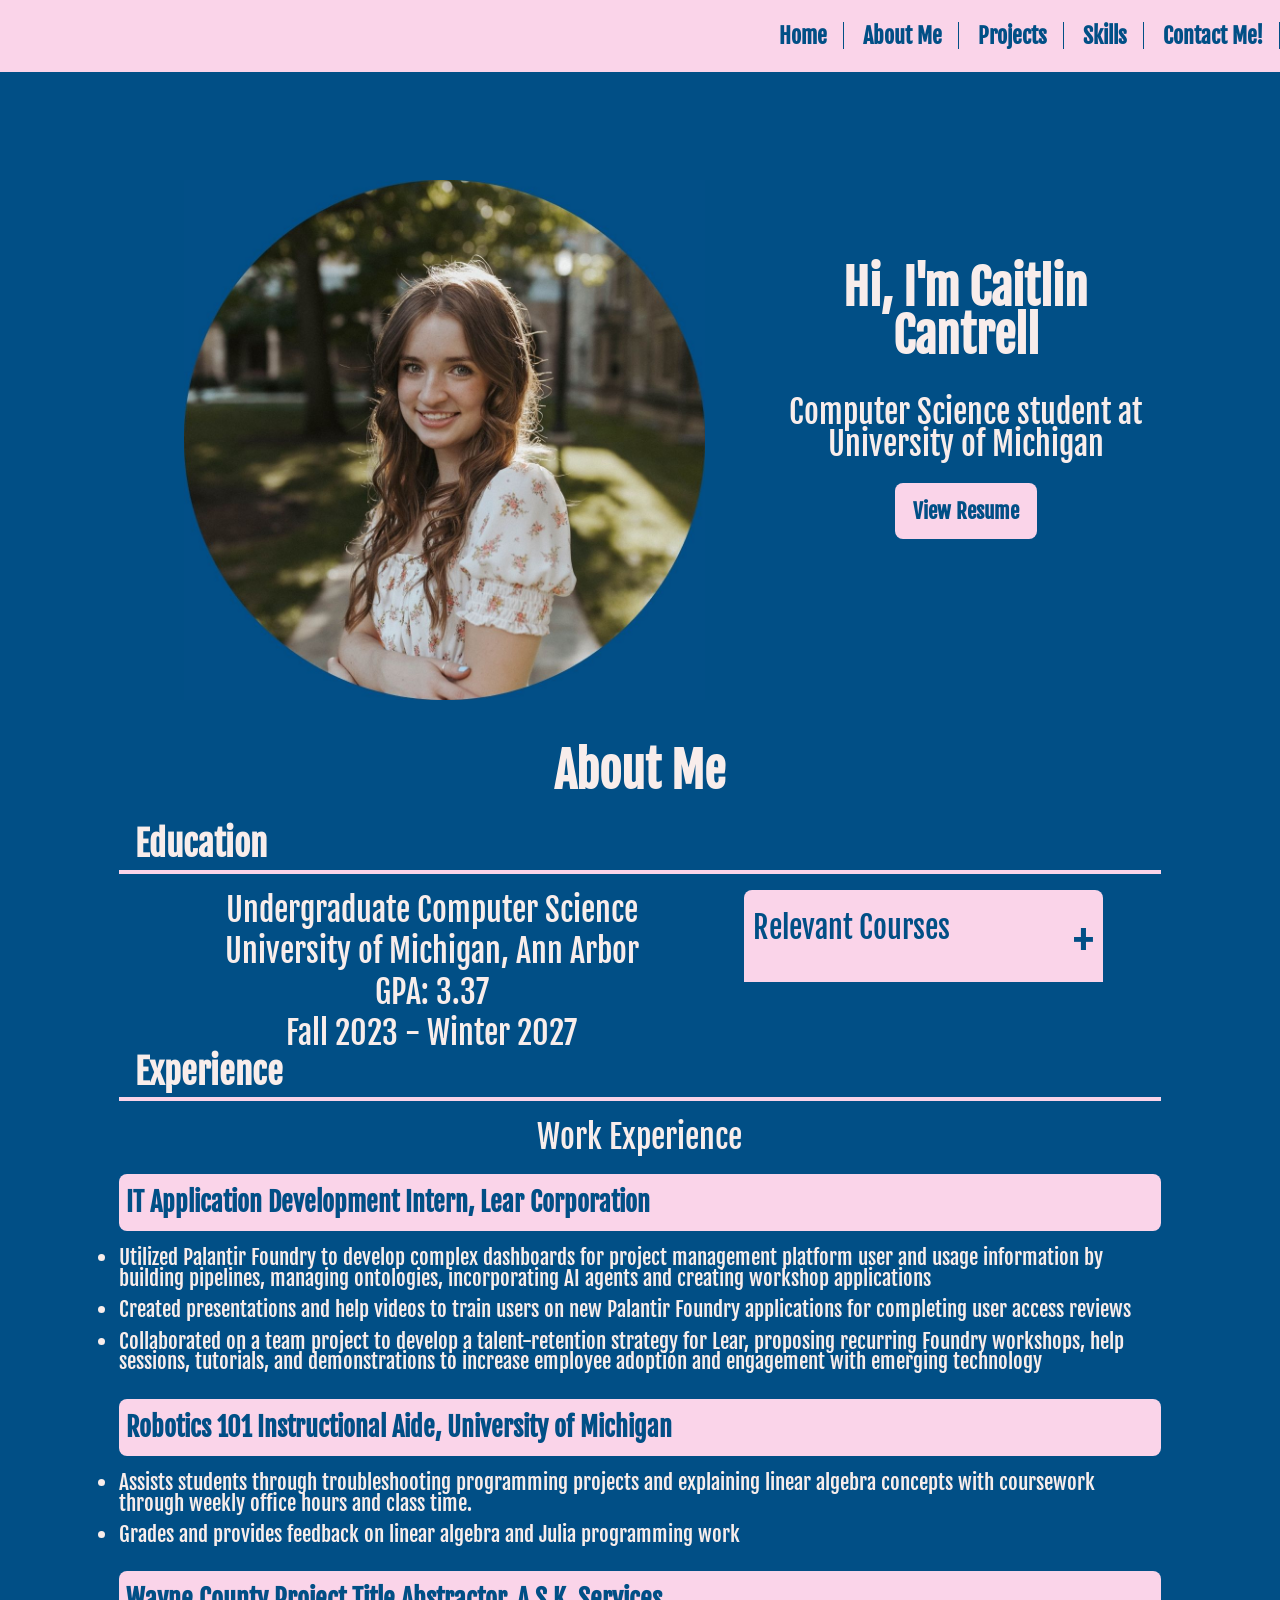
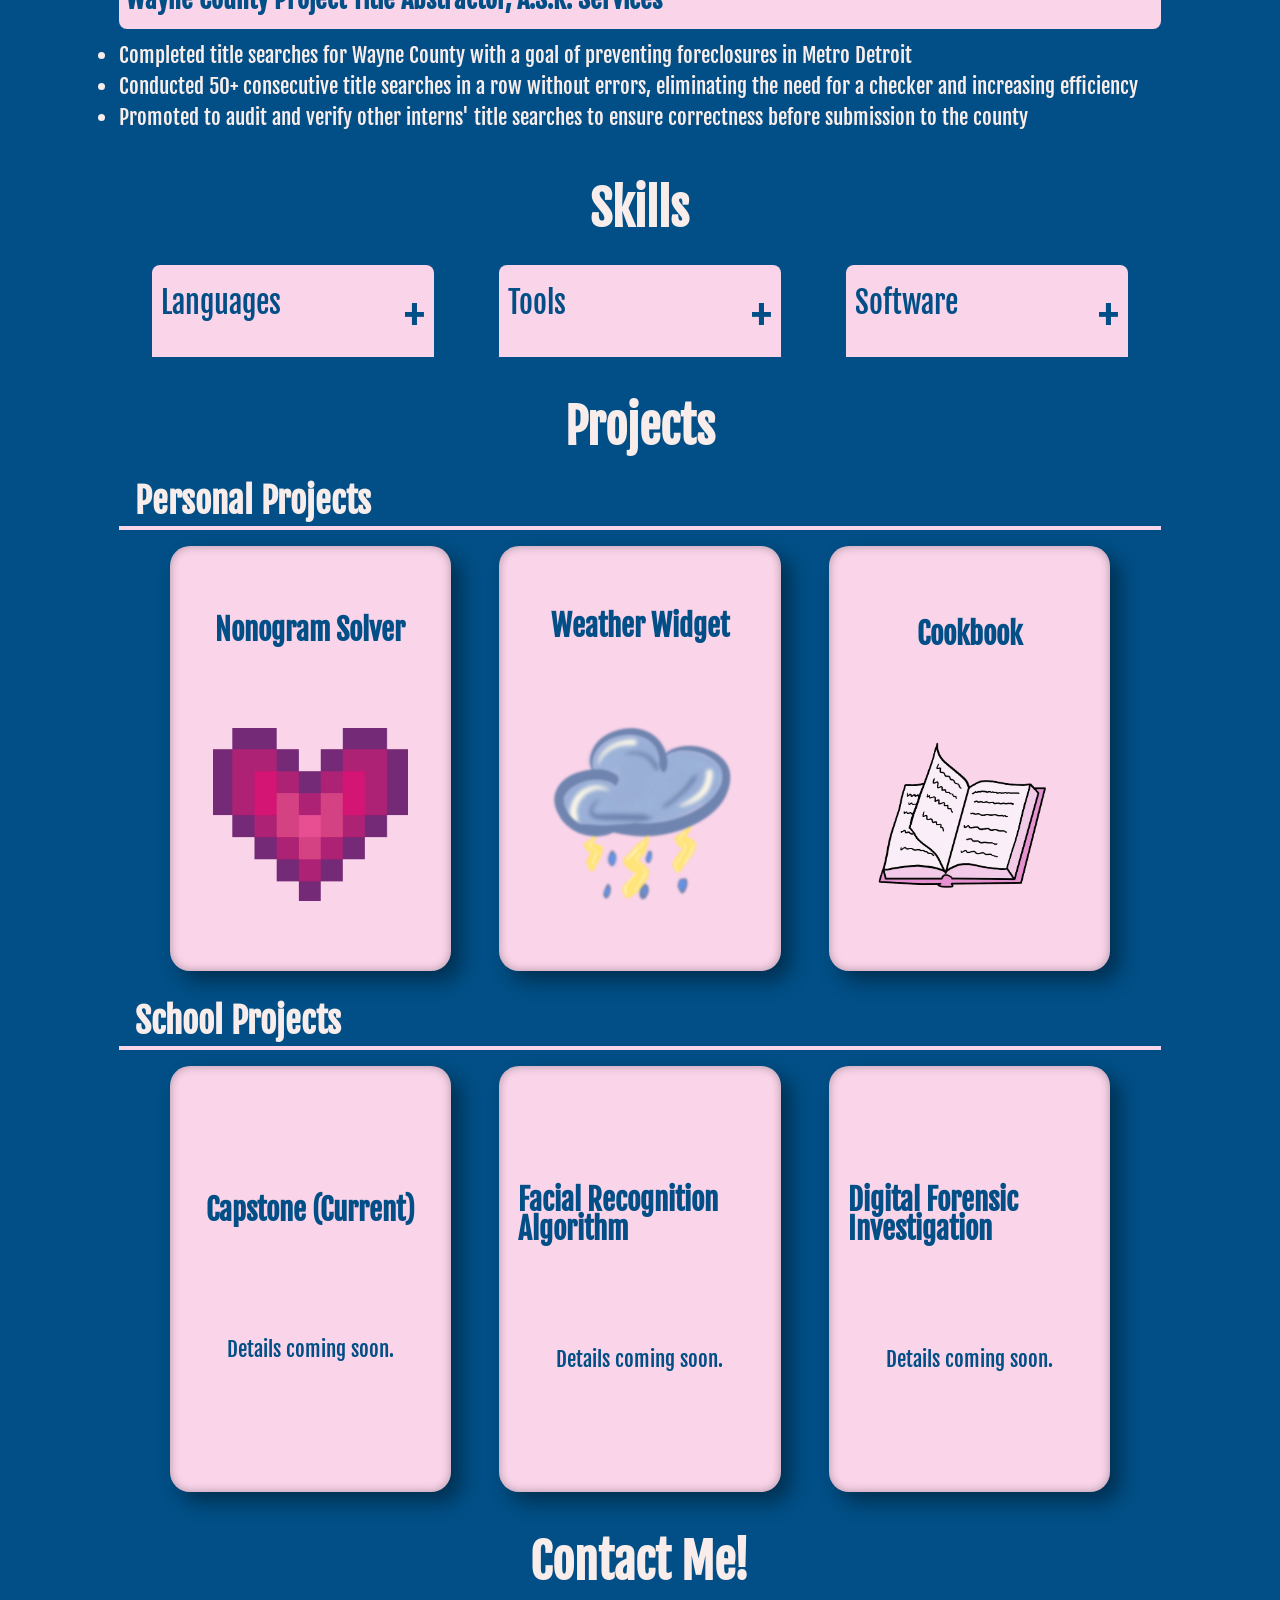
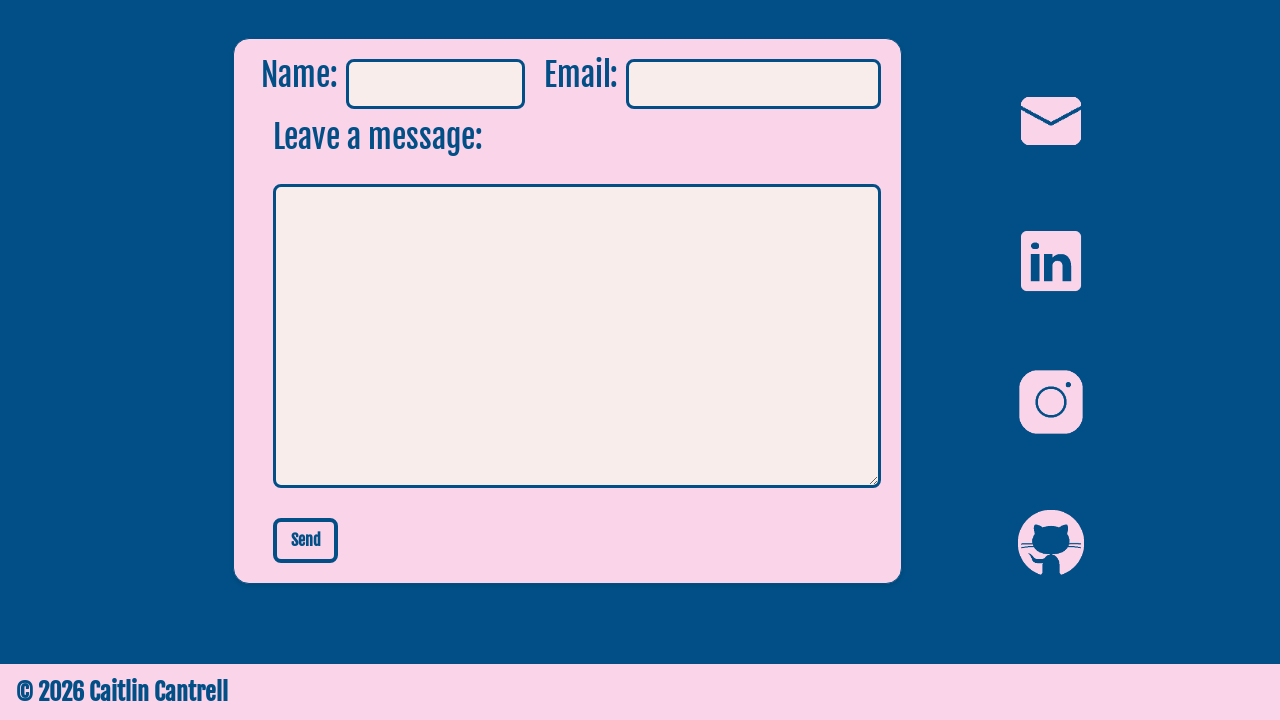
<file: index.html>
<!DOCTYPE html>
<html lang="en">
<head>
    <meta charset="UTF-8">
    <meta name="viewport" content="width=device-width, initial-scale=1.0">
   <link href="https://fonts.googleapis.com/css2?family=Abril+Fatface&family=Fjalla+One&display=swap" rel="stylesheet">
    <link rel="icon" type="image/png" href="images/headshot.jpg" />
    <link rel="stylesheet" type="text/css" href="css/html5reset.css">
    <link rel="stylesheet" type="text/css" href="css/style.css">
    <title>Caitlin Cantrell</title>
</head>
<body>
    <a class = "skip" href="#main" tabindex = 0>Skip to Main Content</a>
    <header>
        
    <nav id = "navlinks">
        
        <ul >
            
            <li><a href = #home>Home</a></li>
            <li><a href = #aboutme>About Me</a></li>
            <li><a href = #projects>Projects</a></li>
            <li><a href = #skills>Skills</a></li>
            <li><a href = #message>Contact Me!</a></li>
        </ul>
        
    </nav>
    </header>

    <main id = "main">
        <button onclick="topFunction()" id="myBtn" tabindex =0 title="Go to top">Top &#8593; </button>
        <div id = "home"  >
            
            
            <img id = "headshot" src = "images/headshot.jpg" alt = "brunette 20 year old girl">
            <div>
                <h2>Hi, I'm Caitlin Cantrell</h2>
                <p>Computer Science student at University of Michigan</p>
                <!-- <button id="resumedownload" download = "resume.pdf">Resume</button> -->
                 <a id="resumedownload" href="caitlincantrell_resume.pdf" target="_blank">View Resume</a>
            </div>
            
        </div>
        <div id = "aboutme">
            <h2>About Me</h2>
           <h3>Education</h3>
            <div id = "education">
                <section id = "educationinfo">
                
                <p>Undergraduate Computer Science</p>
                <p>University of Michigan, Ann Arbor</p>
                <p>GPA: 3.37</p>
                <p>Fall 2023 - Winter 2027</p>
                </section>
                <section id = "courses">
                    <button class="accordion">Relevant Courses</button>
                    <div class="panel">
                    <ul>
                    <li>Software Engineering</li>
                    <li>Human-Centered Software Design</li>
                    <li>Web Design, Development & Accessibility</li>
                    <li>Data Structures & Algorithms</li>
                    <li>Computer Vision</li>
                     </ul>
            </div>
                    
                </section>
            </div>
            <h3>Experience</h3>
            <div id = "experience">
                <div id="workexperience">
                    <p>Work Experience</p>
                    <h4>IT Application Development Intern, Lear Corporation</h4>
                    <ul>
                        <li class = "explanation">Utilized Palantir Foundry to develop complex dashboards for project management platform user and usage information by building pipelines, managing ontologies, incorporating AI agents and creating workshop applications
                        </li>
                        <li class = "explanation">Created presentations and help videos to train users on new Palantir Foundry applications for completing user access reviews</li>
                        <li class = "explanation">Collaborated on a team project to develop a talent-retention strategy for Lear, proposing recurring Foundry workshops, help sessions, tutorials, and demonstrations to increase employee adoption and engagement with emerging technology</li>
                    </ul>
                    <h4>Robotics 101 Instructional Aide, University of Michigan</h4>
                    <ul>
                        <li class = "explanation">Assists students through troubleshooting programming projects and explaining linear algebra concepts with coursework through weekly office hours and class time.
                        </li>
                        <li class = "explanation">Grades and provides feedback on linear algebra and Julia programming work</li>
                    </ul>
                    <h4>Wayne County Project Title Abstractor, A.S.K. Services</h4>
                     <ul>
                        <li class = "explanation">Completed title searches for Wayne County with a goal of preventing foreclosures in Metro Detroit
                        </li>
                        <li class = "explanation">Conducted 50+ consecutive title searches in a row without errors, eliminating the need for a checker and increasing
efficiency</li>
                        <li class = "explanation">Promoted to audit and verify other interns' title searches to ensure correctness before submission to the county</li>
                    </ul>
                </div>
            </div>
        </div>
        <div id = "skills">
            <h2>Skills</h2>
            <!-- <div id = "languages" class="skill">
                <h3>Languages</h3>
            </div>
            <div id = "tools" class="skill">
                <h3>Tools</h3>
            </div>
            <div id = "software" class="skill">
                <h3>Software</h3>
            </div> -->
            <!-- inspired by w3 schools -->
             <section id="skillgallery">
             <div id = "languages">
             <button class="accordion">Languages</button>
            <div class="panel">
                <ul>
                    <li>C++</li>
                    <li>Julia</li>
                    <li>MATLAB</li>
                    <li>Java</li>
                    <li>Python</li>
                    <li>C</li>
                    <li>R</li>
                    <li>HTML</li>
                    <li>CSS</li>
                    <li>Javascript</li>
                </ul>
            </div>
            </div>

            <div id = "tools">
            <button class="accordion">Tools</button>
            <div class="panel">
            <ul>
                    <li>Palantir Foundry</li>
                    <li>Visual Studio Code</li>
                    <li>Github</li>
                </ul>
            </div>
            </div>

            <div id = "software">
            <button class="accordion">Software</button>
            <div class="panel">
            <ul>
                    <li>Microsoft Office Suite</li>
                    <li>Google Workspace</li>
                    
                   
                </ul>
            </div>
            </div>

            </section>
        </div>
        <div id = "projects">
            <h2>Projects</h2>
            <h3>Personal Projects</h3>
            <section id="projectgallery-personal" class="projectgallery">
            <div id = "nonnogram" class = "project" data-link="nonogram.html">
                
                <h5>Nonogram Solver</h5>
                <img src = "images/heart.jpg" alt = "pixelated heart">
            </div>
            <div id = "weather" class = "project" data-link="weather.html">
                <h5>Weather Widget</h5>
                <img src = "images/stormy.png" alt = "storm cloud">
            </div>
            <div id = "cookbook" class = "project" data-link="cookbook.html">
                <h5>Cookbook</h5>
                <img src = "images/logo.png" alt = "cartoon book">
            </div>
            </section>
            <h3>School Projects</h3>
            <section id="projectgallery-school" class="projectgallery">
            <div id = "capstone" class = "project">
                <h5>Capstone (Current)</h5>
                <p class = "explanation2">Details coming soon.</p>
            </div>
            <div id = "facialrecognition" class = "project">
                <h5>Facial Recognition Algorithm</h5>
                <p class = "explanation2">Details coming soon.</p>
            </div>
            <div id = "digitalforensics" class = "project">
                <h5>Digital Forensic Investigation</h5>
                <p class = "explanation2">Details coming soon.</p>
            </div>
            </section>
        </div>
        <div id = "message">
            <h2>Contact Me!</h2>
            <section id = "contactme">
            <div class = "logos">
                <a href="mailto:caitcan@umich.edu">
                    <img src=" images/email.png" alt = "email logo" >
                    </a>
                <a href = "https://www.linkedin.com/in/caitlin-cantrell-389187313/">
                        <img src = "images/linkedin.png" alt = "linkedin logo">
                    </a>
           <a href = "https://www.instagram.com/caitlinshea28/">
            <img src = "images/instagram.png" alt = "instagram logo">
           </a>
           
           <a href = "https://github.com/caitcan8">
            <img src = "images/github.png" alt = "github logo">
           </a>
            
        </div>
         <div id="contact-form">
        <form
  action="https://formspree.io/f/movlobaa"
  method="POST"
>
  <label class = "email" for="email">
    Email:</label>
    <input id="email" type="email" name="email">
  
   <label class ="name" for="name">Name:</label>
        <input type="text" id="name" name="name">
        
  <label id="messagebox" for="messagetext">
    Leave a message:
    </label>
    <textarea id = "messagetext" name="message"></textarea>
  
  <!-- your other form fields go here -->
  <button id="submit"  >Send</button>
</form>
        </div>
        
        </section>
        </div>
        
    </main>
    <footer>
        <p>&copy; <span id="year"></span> Caitlin Cantrell </p>

    </footer>
    <script src="js/top.js"></script> 
<script src = "js/cardswitch.js"></script>
<script src = "js/accordion.js"></script>
<script>
  document.querySelectorAll(".project").forEach(div => {
    if (!div.dataset.link) return;
    div.addEventListener("click", () => {
      window.location.href = div.dataset.link;
    });
    // Optional: also let keyboard users use Enter
    div.setAttribute("tabindex", "0");
    div.addEventListener("keydown", e => {
      if (e.key === "Enter") {
        window.location.href = div.dataset.link;
      }
    });
  });
</script>

</body>

</html>
</file>
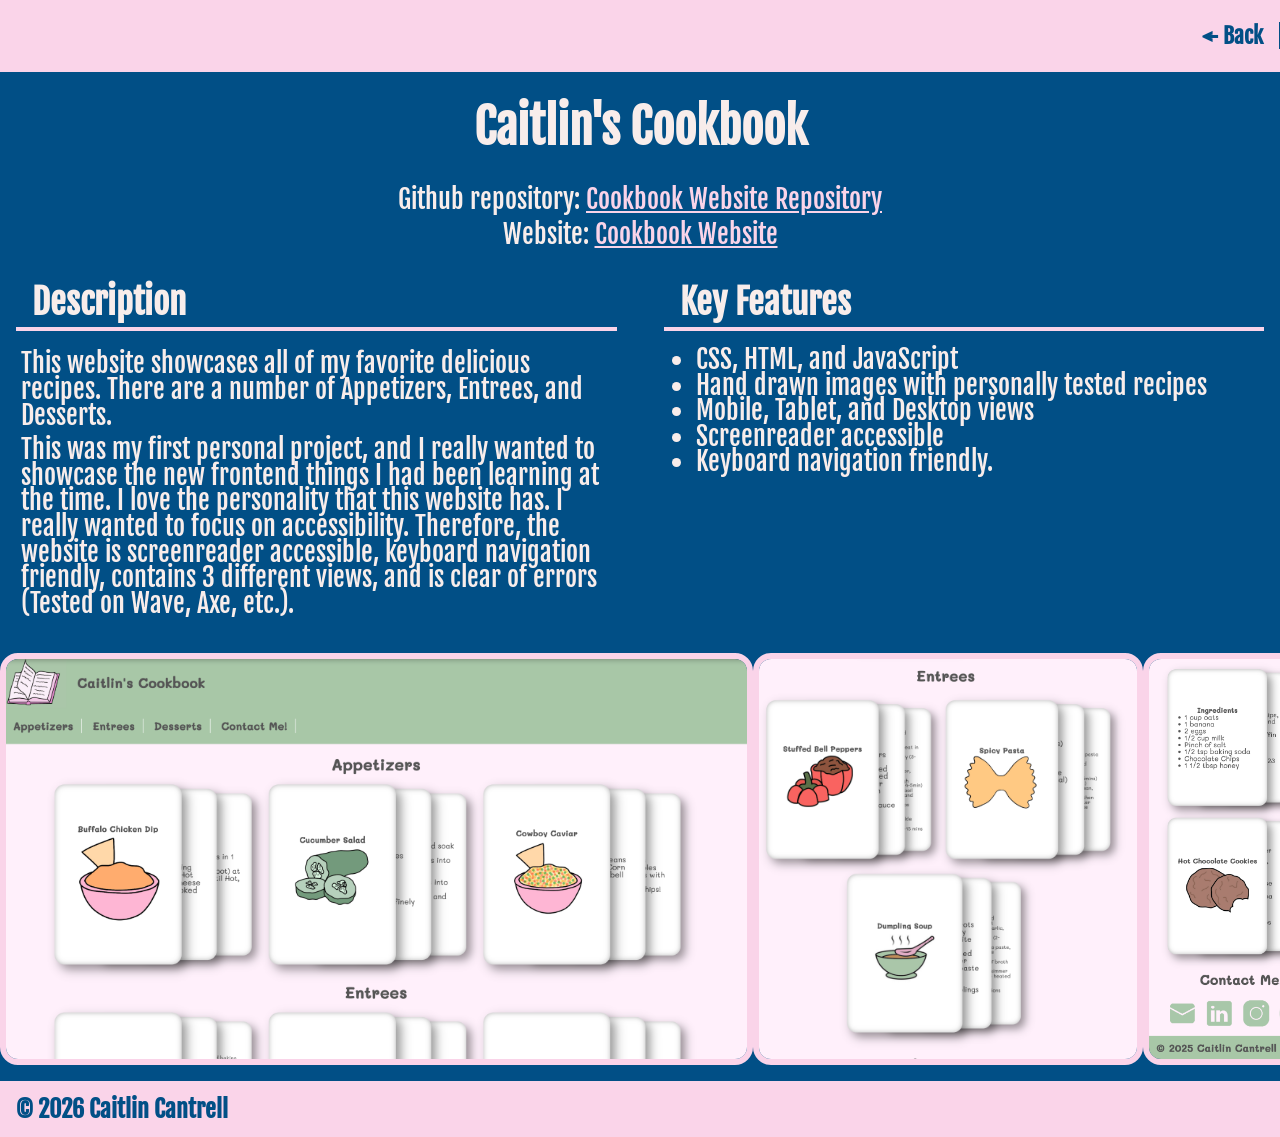
<file: cookbook.html>
<!DOCTYPE html>
<html lang="en">
<head>
    <meta charset="UTF-8">
    <meta name="viewport" content="width=device-width, initial-scale=1.0">
   <link href="https://fonts.googleapis.com/css2?family=Abril+Fatface&family=Fjalla+One&display=swap" rel="stylesheet">
    <link rel="icon" type="image/png" href="images/headshot.jpg" />
    <link rel="stylesheet" type="text/css" href="css/html5reset.css">
    <link rel="stylesheet" type="text/css" href="css/style.css">
     <link rel="stylesheet" type="text/css" href="css/projectstyle.css">
    <title>Caitlin Cantrell</title>
</head>
<body>
    <a class = "skip" href="#main" tabindex = 0>Skip to Main Content</a>
    <header>
        
    <nav id = "navlinks">
        
        <ul >
            
            <li><a href = "index.html">&larr; Back</a></li>
        </ul>
        
    </nav>
    </header>
    
    <main id = "main">
        <button onclick="topFunction()" id="myBtn" tabindex =0 title="Go to top">Top &#8593; </button>
        <div class = "title">
    <h2>Caitlin's Cookbook</h2>
    <p>Github repository: <a href = "https://github.com/caitcan8/cookbook"  > Cookbook Website Repository</a></p>
    <p>Website: <a href = "https://caitcan8.github.io/cookbook/" style="color: #FAD4E9;">Cookbook Website</a></p>
    </div>
    <div class = "description">
        <h3>Description</h3>
        <p>This website showcases all of my favorite delicious recipes. There are a number of Appetizers, Entrees, and Desserts. </p>
        <p>This was my first personal project, and I really wanted to showcase the new frontend things I had been learning at the time. I love the personality that this website has. I really wanted to focus on accessibility. Therefore, the website is screenreader accessible, keyboard navigation friendly, contains 3 different views, and is clear of errors (Tested on Wave, Axe, etc.). </p>
    </div>
    <div class = "keyfeatures">
        <h3>Key Features</h3>
        <ul>
            <li>CSS, HTML, and JavaScript </li>
            <li>Hand drawn images with personally tested recipes </li>
            <li>Mobile, Tablet, and Desktop views </li>
            <li>Screenreader accessible</li>
            <li>Keyboard navigation friendly. </li>
           
        </ul>
    </div>
    <div id = "foodgallery">
       
       
        <img src = "images/Appetizers.png">
        <img src = "images/entrees.png">
        <img src = "images/Ingredients.png">
        
    </div>
    
    
    </main>
    <footer>
        <p>&copy; <span id="year"></span> Caitlin Cantrell </p>

    </footer>
    <script src="js/top.js"></script> 
<script src = "js/cardswitch.js"></script>
<script src = "js/accordion.js"></script>
</body>

</html>
</file>
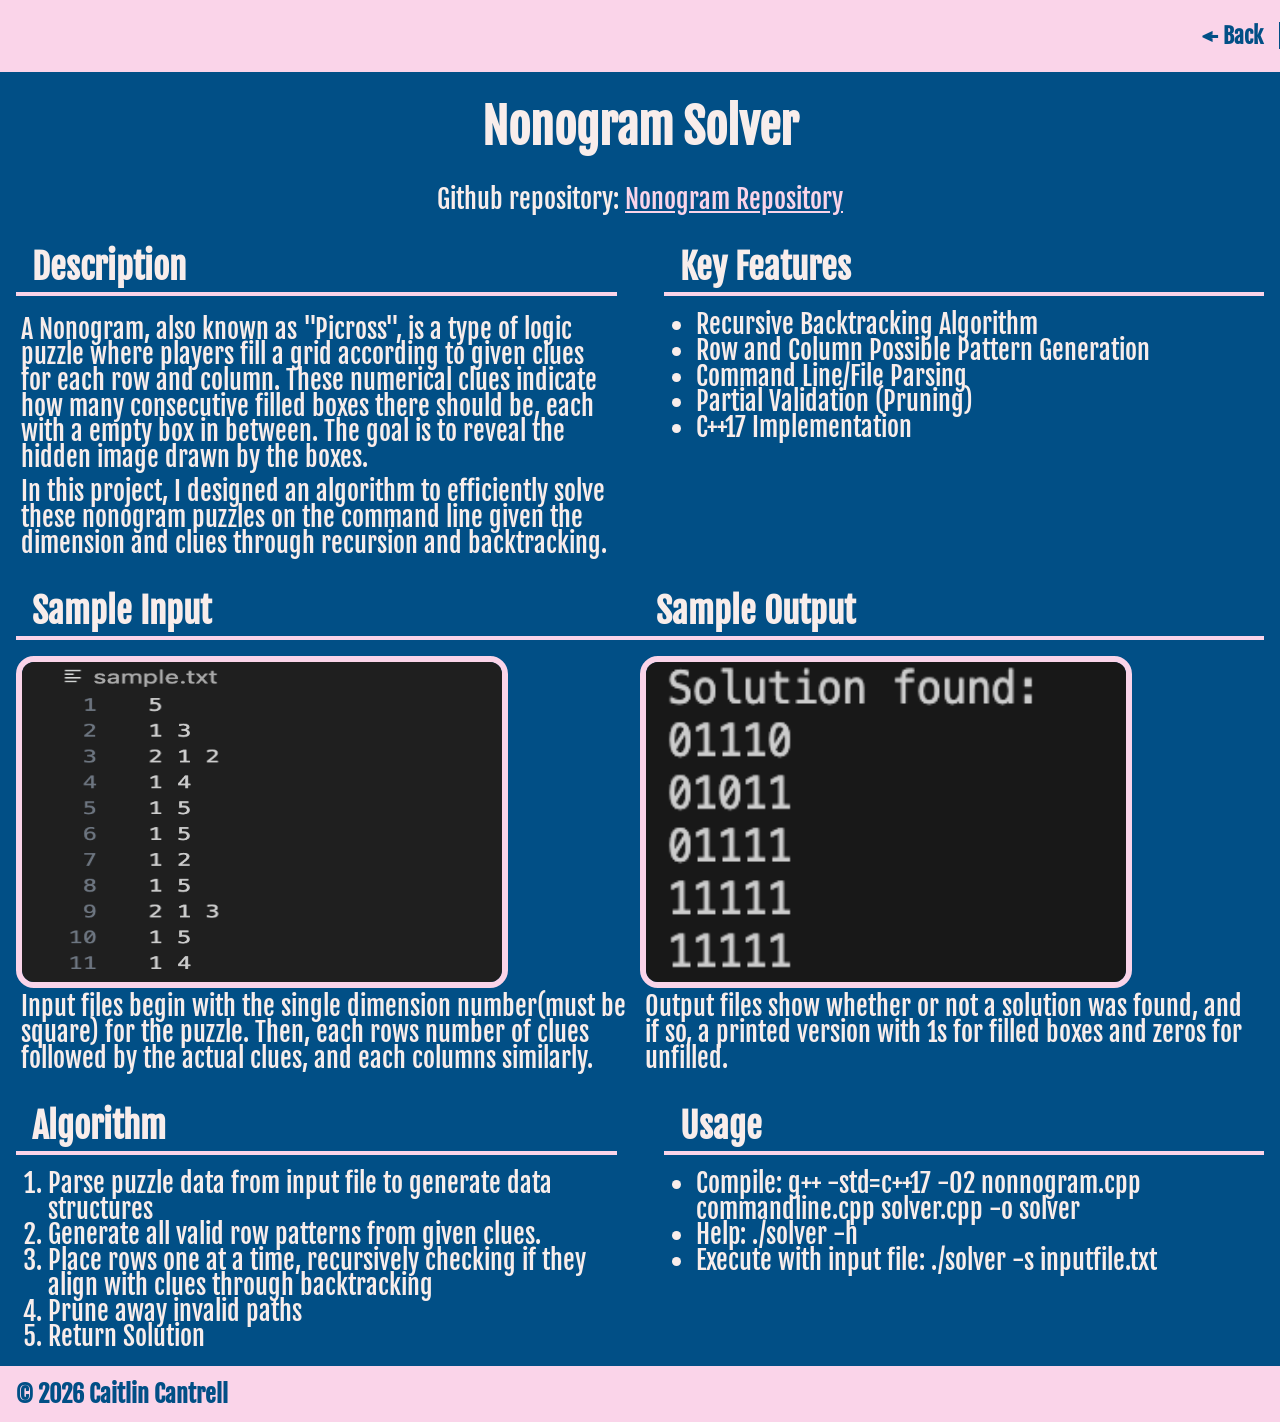
<file: nonogram.html>
<!DOCTYPE html>
<html lang="en">
<head>
    <meta charset="UTF-8">
    <meta name="viewport" content="width=device-width, initial-scale=1.0">
   <link href="https://fonts.googleapis.com/css2?family=Abril+Fatface&family=Fjalla+One&display=swap" rel="stylesheet">
    <link rel="icon" type="image/png" href="images/headshot.jpg" />
    <link rel="stylesheet" type="text/css" href="css/html5reset.css">
    <link rel="stylesheet" type="text/css" href="css/style.css">
    <link rel="stylesheet" type="text/css" href="css/projectstyle.css">
    <title>Caitlin Cantrell</title>
</head>
<body>
    <a class = "skip" href="#main" tabindex = 0>Skip to Main Content</a>
    <header>
        
    <nav id = "navlinks">
        
        <ul >
            
            <li><a href = "index.html">&larr; Back</a></li>
            
        </ul>
        
    </nav>
    </header>
    <main id = "main">
        <button onclick="topFunction()" id="myBtn" tabindex =0 title="Go to top">Top &#8593; </button>
        <div class = "title">
    <h2>Nonogram Solver</h2>
    <p>Github repository: <a href = "https://github.com/caitcan8/nonogramsolver" > Nonogram Repository</a></p>
    </div>
    <div class = "description">
        <h3>Description</h3>
        <p>A Nonogram, also known as "Picross", is a type of logic puzzle where players fill a grid according to given clues for each row and column. These numerical clues indicate how many consecutive filled boxes there should be, each with a empty box in between. The goal is to reveal the hidden image drawn by the boxes.</p>
        <p>In this project, I designed an algorithm to efficiently solve these nonogram puzzles on the command line given the dimension and clues through recursion and backtracking. </p>
    </div>
    <div class = "keyfeatures">
        <h3>Key Features</h3>
        <ul>
            <li>Recursive Backtracking Algorithm</li>
            <li>Row and Column Possible Pattern Generation</li>
            <li>Command Line/File Parsing</li>
            <li>Partial Validation (Pruning)</li>
            <li>C++17 Implementation</li>
        </ul>
    </div>
    <div class = "images">
        <div id = "sampleinput">
            <h3>Sample Input</h3>
            <img src = "images/sampleinput.png" >
            <p>Input files begin with the single dimension number(must be square) for the puzzle. Then, each rows number of clues followed by the actual clues, and each columns similarly.</p>
        </div>
        <div id = "sampleoutput">
            <h3>Sample Output</h3>
            <img src ="images/sampleoutput.png">
            <p>Output files show whether or not a solution was found, and if so, a printed version with 1s for filled boxes and zeros for unfilled.</p>
        </div>
    </div>
    <div class = "algorithm">
        <h3>Algorithm</h3>
        <ol>
            <li>Parse puzzle data from input file to generate data structures</li>
            <li>Generate all valid row patterns from given clues. </li>
            <li>Place rows one at a time, recursively checking if they align with clues through backtracking</li>
            <li>Prune away invalid paths</li>
            <li>Return Solution</li>
        </ol>
    </div>
    <div class = "usage">
       <h3>Usage</h3>
       <ul>
        <li>Compile: g++ -std=c++17 -O2 nonnogram.cpp commandline.cpp  solver.cpp -o solver</li>
        <li>
            Help: ./solver -h
        </li>
        <li>
            Execute with input file: ./solver -s inputfile.txt
        </li>
       </ul>

    </div>
</main >
        
    <footer>
        <p>&copy; <span id="year"></span> Caitlin Cantrell </p>

    </footer>
    <script src="js/top.js"></script> 
<script src = "js/cardswitch.js"></script>
<script src = "js/accordion.js"></script>
</body>

</html>
</file>
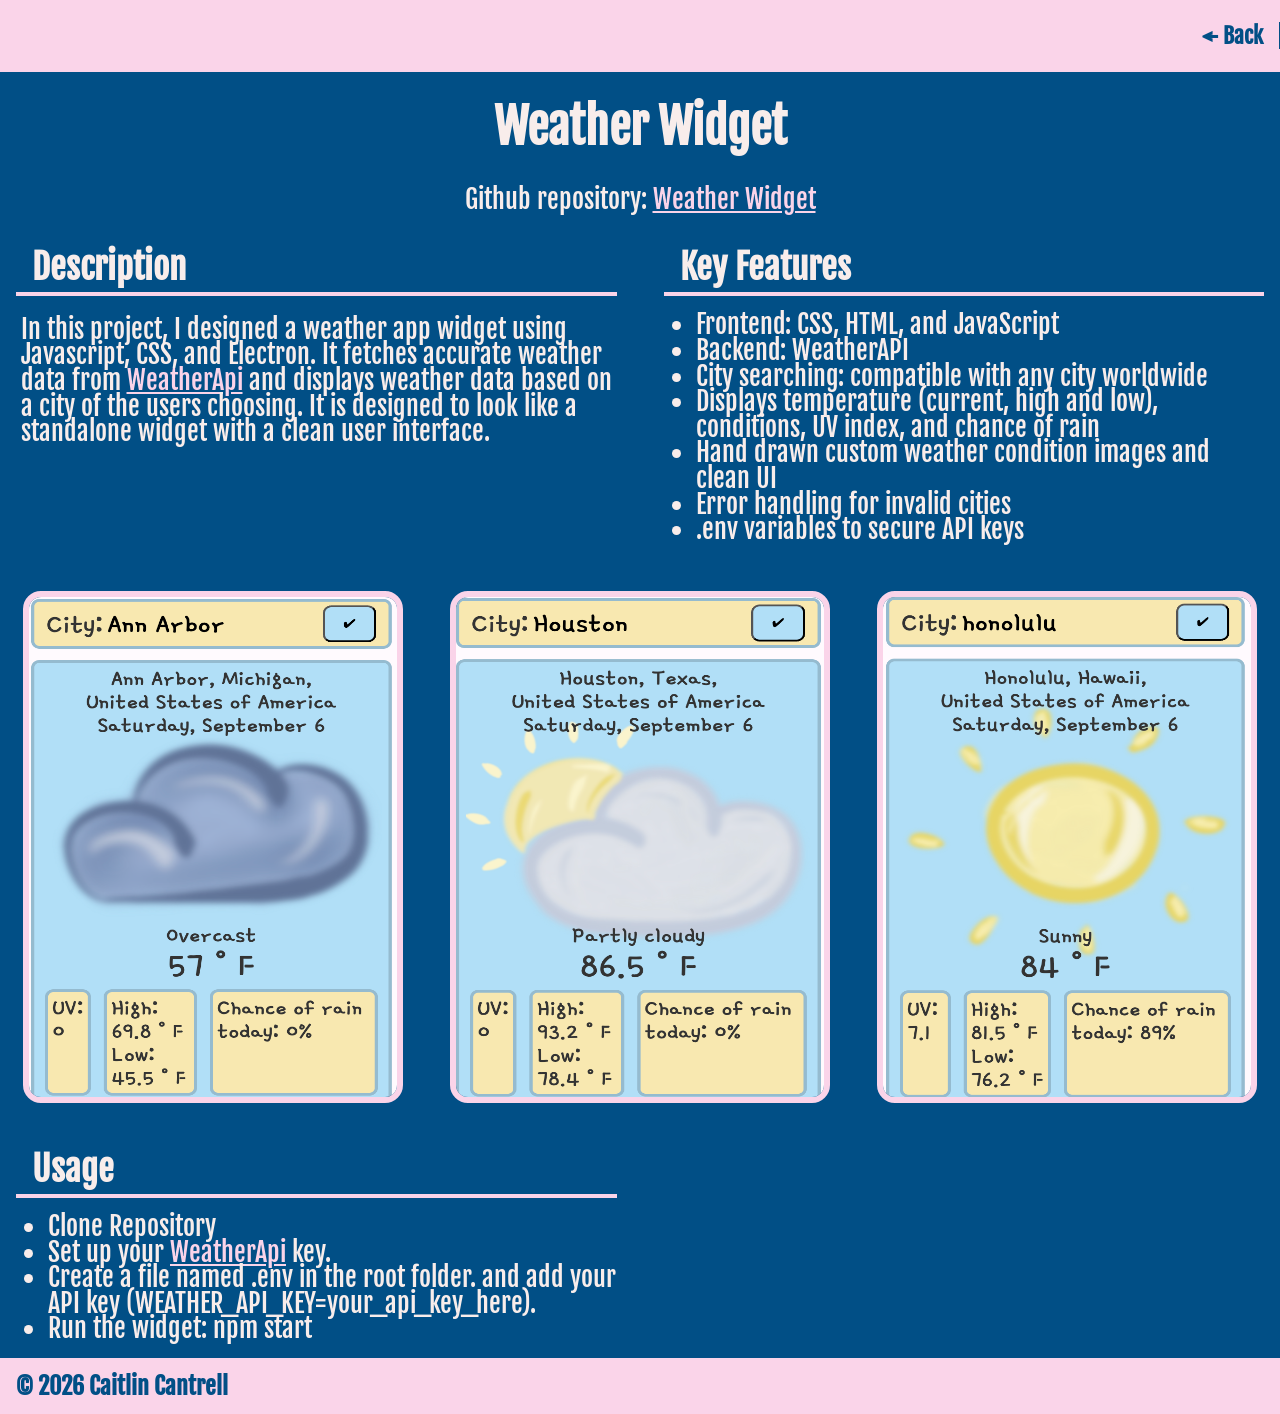
<file: weather.html>
<!DOCTYPE html>
<html lang="en">
<head>
    <meta charset="UTF-8">
    <meta name="viewport" content="width=device-width, initial-scale=1.0">
   <link href="https://fonts.googleapis.com/css2?family=Abril+Fatface&family=Fjalla+One&display=swap" rel="stylesheet">
    <link rel="icon" type="image/png" href="images/headshot.jpg" />
    <link rel="stylesheet" type="text/css" href="css/html5reset.css">
    <link rel="stylesheet" type="text/css" href="css/style.css">
    <link rel="stylesheet" type="text/css" href="css/projectstyle.css">
    <title>Caitlin Cantrell</title>
</head>
<body>
    <a class = "skip" href="#main" tabindex = 0>Skip to Main Content</a>
    <header>
        
    <nav id = "navlinks">
        
        <ul >
            
            <li><a href = "index.html">&larr; Back</a></li>
        </ul>
        
    </nav>
    </header>
    
    <main id = "main">
        <button onclick="topFunction()" id="myBtn" tabindex =0 title="Go to top">Top &#8593; </button>
    <div class = "title">
    <h2>Weather Widget</h2>
    <p>Github repository: <a href = "https://github.com/caitcan8/weatherwidget" > Weather Widget</a></p>
    </div>
    <div class = "description">
        <h3>Description</h3>
        <p>In this project, I designed a weather app widget using Javascript, CSS, and Electron. It fetches accurate weather data from <a href = "https://www.weatherapi.com/">WeatherApi</a> and displays weather data based on a city of the users choosing. It is designed to look like a standalone widget with a clean user interface.</p>
    </div>
    <div class = "keyfeatures">
        <h3>Key Features</h3>
        <ul>
            <li>Frontend: CSS, HTML, and JavaScript </li>
            <li>Backend: WeatherAPI</li>
            <li>City searching: compatible with any city worldwide</li>
            <li>Displays temperature (current, high and low), conditions, UV index, and chance of rain</li>
            <li>Hand drawn custom weather condition images and clean UI </li>
            <li>Error handling for invalid cities</li>
            <li>.env variables to secure API keys</li>
        </ul>
    </div>
    <div id = "imggallery">
       
       
        <img src = "images/cloudyexample.png">
        <img src = "images/partlycloudyexample.png">
        <img src = "images/sunnyexample.png">
        
    </div>
    
    <div class = "usage">
       <h3>Usage</h3>
       <ul>
        <li>Clone Repository</li>
        <li>
            Set up your  <a href = "https://www.weatherapi.com/">WeatherApi</a> key.
            
        </li>
        <li>
            Create a file named .env in the root folder. and add your API key (WEATHER_API_KEY=your_api_key_here).
        </li>

        <li>
            Run the widget: npm start
        </li>
       </ul>

    </div>
    </main>
    <footer>
        <p>&copy; <span id="year"></span> Caitlin Cantrell </p>

    </footer>
    <script src="js/top.js"></script> 
<script src = "js/cardswitch.js"></script>
<script src = "js/accordion.js"></script>
</body>

</html>
</file>
<file: css/style.css>
/* skip to main styling  */

.skip {
  position:absolute;
  top: -40px;   
}
.skip:focus{
  top: 0;
  position: absolute;  
  background-color: #014f86;;
  /* color: #f9bec7;
   */
   color: #F7E1ED;
  font-size: 135%;
}
:focus{
  border-width: 3px;
  border-color: #FAD4E9;
  border-style: solid;
}

/* nav bar styling  */
nav li{
    display:inline;
    padding-right:1rem;
    padding-left: 1rem;
    

    border-right: 1px solid #014f86;
    font-size: 135%;
  }
  
  nav a{
    color: #014f86;
    font-weight: bold;
    text-decoration: none; 
    
    
  }

  nav a:hover{
    text-decoration: underline;
  }
  #navlinks{
    display: grid;
    justify-items:end;
    
  }
  /* set font */
/* this should make the link scroll nicely  */
  html {
    font-family: "Fjalla One";
    scroll-behavior: smooth;
    color:#f8edeb;

  }
  
  h3{
    font-size: 220%;
    /* text-align: center; */
    /* border-radius: 1rem; */
    border-color: #FAD4E9;
    border-style: solid;
    border-width: 0 0 0.25rem 0;
    padding-left: 1rem;
    padding-bottom: 0.5rem;
    margin-bottom: 1rem;
  }
  h4{
    font-size: 160%;
    padding: 1rem 0.4rem 1rem 0.4rem;
    margin: 1rem 0rem 1rem 0rem;
    background-color: #FAD4E9;
    color:#014f86;
    border-radius: 0.5rem;

  }
  h5{
    color:#014f86;
    font-size: 180%;
  }
  .explanation{
    font-size: 130%;
    padding-bottom: 1%;
  }
  .explanation2{
    font-size: 130%;
    padding-bottom: 1%;
    color:#014f86
  }
  main img{
    max-width: 80%;
  }
 
  nav{
    /* background-color: #f9bec7; */
    background-color: #FAD4E9;
    padding: 25px 0; 
    text-align: left;
    
  }
  

  #main{
    display: grid;
    grid-template-columns: 1fr 10fr 1fr;
    grid-row-gap: 15px;
    grid-column-gap: 15px;
    
  }
  body{
    background-color: #014f86;
  }
  /* Scroll to Top Code taken and modified from https://www.w3schools.com/howto/howto_js_scroll_to_top.asp */
#myBtn {
  display: none; /* Hidden by default */
  position: fixed; /* Fixed/sticky position */
  bottom: 2vh; /* Place the button at the bottom of the page */
  right: 1.2vw; /* Place the button 30px from the right */
  border: none; /* Remove borders */
  outline: none; /* Remove outline */
  background-color: #FAD4E9;
  color: #014f86; 
  padding: 1.75vw; /* Some padding */
  border-radius: 10px; /* Rounded corners */
  font-size:115%;
  z-index: 999;
  border-width: 3px;
  border-color: #014f86;
  border-style: solid;
  font-weight: 800;
  font-size:x-large;
  font-family: "Fjalla One";
}

#myBtn:hover {
  text-decoration: underline; 
}
  #home{
    grid-row: 1/span 1;
    grid-column: 2/span 1;
  }
  #aboutme{
    grid-row: 2/span 1;
    grid-column: 2/span 1;
  }
  #skills{
    grid-row: 3/span 1;
    grid-column: 2/span 1;
  }
  #projects{
    grid-row: 4/span 1;
    grid-column: 2/span 1;
  }
  #message{
    grid-row: 5/span 1;
    grid-column: 2/span 1;
  }
  h2{
    display: flex;
    justify-content: center;
    font-size: 300%;
    padding: 2vh;
  }
  p{
    font-size: 170%;
    padding:0.5vh;
  }
  #resumedownload {
  background-color: #FAD4E9;   /* light pink */
  color: #014f86;              /* navy text */
  border: none;
  border-radius: 8px;          /* rounded corners */
  padding: 2vh;
  font-size: 130%;
  font-weight: bold;
  cursor: pointer;
  margin-top: 2vh;
  font-family: "Fjalla One";
  text-decoration: none;
  
}
#resumedownload:hover{
  filter: brightness(85%);
}
    #projects {
    display: flex;
    flex-direction: column;
    align-items: center;
    max-width: 100%;
    
  } 
  #projects h3{
    margin-top: 2rem;
    align-self: stretch;
  }
  #projects h3:first-of-type{
    margin-top: 0;
  }
  
  .project{
    display: flex;
    flex-direction: row;
    margin-top: 8%;
    margin-right: 5%;
    margin-left: 5%;
    
  }
   
/* card animation inspired by https://codepen.io/william-goldsworthy/pen/JzVajj */
.project{
  display: flex;
  flex-direction: column;
  /* height: 280px;
  width: 200px; */
  height:30vh;
  width: 45vw;
  /* width: 20vh; */
  background-color: #FAD4E9;
  border-radius: 20px;
  /* box-shadow: -1rem 0 3rem #000; */
  box-shadow: 10px 10px 20px rgb(0 0 0 / 40%), inset 0px 0px 10px rgb(0 0 0 / 30%);
/*   margin-left: -50px; */
  transition: 0.4s ease-out;
  position: relative;
  left: 0px;
  justify-content: center;
  align-items:center;
  padding: 1.2rem;
  overflow: scroll;
}
ol > li{
  font-size:100%;
}


.project:hover{
  transform: translateY(-20px)scale(1);
  /* transform: translateX(-40px); */
  transition: 0.3s linear;
}
.project:focus{
  /* transform: translateY(-40px)scale(1.1); */
  transition: 0.3s linear;
}


.logos{
  display: grid;
  grid-template-columns: 1fr 1fr 1fr 1fr;
  justify-items: center;

}
.logos > img{
  width: 100%;
}
.logos> a:hover{
  filter: brightness(90%);
}
footer > p{
  background-color: #FAD4E9;
  font-weight: 800;
  font-size:x-large;
  color:#014f86;
  margin-top: 1rem;
  padding: 1rem;
  text-align: left;
}
#message > div > a > img:hover{
  filter: brightness(80%);
}

/* style form */
form {
    font-size:200%;
    display: grid;
    grid-template-columns: 1fr 2fr 1fr 3fr;
    grid-template-rows: 1fr 1fr 6fr 1fr;
    border: 1px solid #014f86;
    border-radius: 16px;
    width:70%;
    height: 80%;
    margin: 20px auto;
    padding: 20px;
    box-shadow: 0 2px 4px rgba(0, 0, 0, 0.1);
    /* color: #702082; */
    color: #014f86;
    background: #FAD4E9;
    grid-row-gap: 0.75rem;
    grid-column-gap: 0.5rem;
  }
  .name{
    grid-row:1/span 1;
    grid-column:1/span 1;
    text-align: right;
  }
  #name{
    grid-row:1/span 1;
    grid-column: 2/span 1;
    background-color: #f8edeb;
    border: solid;
    border-width: 0.2rem;
    border-radius: 8px; 
    border-color: #014f86;
  }
  
  .email{
    grid-row:1/span 1;
    grid-column: 3/span 1;
    text-align: right;
    
  }
  #email{
    grid-row:1/span 1;
    grid-column: 4/span 1;
    background-color: #f8edeb;
    border: solid;
    border-width: 0.2rem;
    border-radius: 8px; 
    border-color: #014f86;

    
  }
  

  #messagebox{
    grid-column: 1/span 4;
    grid-row: 2/span 1;
    padding-left: 1.2rem;
    /* text-align: center; */
  }
  #messagetext{
    grid-row:3/span 1;
    grid-column: 1/span 4;
    background-color: #f8edeb;
    margin-left: 1.2rem;
    border: solid;
    border-width: 0.2rem;
    border-radius: 8px; 
    border-color: #014f86;
  }
  
  #submit{
    grid-row:4/span 2;
    background-color: #FAD4E9; /* light pink */
    color: #014f86;              /* navy text */
    border:solid;
    border-color: #014f86;
    border-width: 0.3rem;
    border-radius: 8px;          /* rounded corners */
    /* padding: 2vh; */
    font-size: 1rem;
    font-weight: bold;
    font-family: "Fjalla One";
    cursor: pointer;
    margin-top: 2vh;
    text-align: center;
    margin-left: 1.2rem;
  }
  #submit:hover{
    text-decoration: underline;
  }
 /* tablet view  */

 /*  */

 /* desktop view */
 #headshot{
  width: 70vw;
  margin-top: 3vh;
 }
#home{
  display: grid;
  justify-items:center;
}

 #home > div{
  display: flex;
  flex-direction:column;
  align-items: center;
 }
 /* accordion styling */
 .accordion {
  background-color: #FAD4E9;
  color: #014f86;
  cursor: pointer;
  padding: 2vh 1vh 1vh 1vh;
  width: 22vw;
  border: none;
  text-align: left;
  outline: none;
  transition: 0.4s;
  border-radius: 8px 8px 0 0;
  font-size: 190%;
  font-family: "Fjalla One";
}

.active, .accordion:hover {
  /* background-color: #ccc; */
  filter: brightness(90%);
}

.panel {
  /* margin:1rem; */
  background-color: #f8edeb;
  color:#014f86;
  font-size: 150%;
  max-height: 0;
  width:22vw;
  border-radius: 0 0 8px 8px;
  overflow: hidden;
  transition: max-height 0.2s ease-out;
}
.accordion::after {
  content: '+';  /* normal plus */
  color: #014f86;
  font-size: 170%;
  float: right;
  
  /* margin-left: 5px; */
  
}

.active:after {
   content: '\2212';  /* normal minus */
  color: #014f86;
}

.panel > ul{
  padding: 1vw 0 1vw 2vw;
}
@media(min-width: 1000px){

  #home{
    grid-template-columns: 5fr 3fr ;
  }
p{
  text-align: center;
  font-size: 200%;
}
h2{
  text-align: center;
  padding: 3.5vh;
}
#headshot{
  width: 90vw;
  margin-top: 12vh;
 }
  #home > div{
    grid-column:2/span 1;
    justify-content: center;
  }
  #home > img{
    grid-column:1/span 1;
  }
  .projectgallery {
    display: grid;
    grid-template-columns: 1fr 1fr 1fr;
    /* grid-template-rows: 1fr 1fr; */
    align-items: center;
    grid-column-gap: 3rem;
    grid-row-gap: 2rem;
    /* flex-direction: row; */
    /* max-width: 100%; */
  } 
  
  
 
  .project {
  height:43vh;
  width: 19vw;
  display: flex;
  flex-direction: column;
  justify-content: space-evenly;

  }
  .projectgallery > .project{
    margin: 0;
    margin-right: 5%;
    
  }
 
 
  
  /* :focus {
    /* z-index: 10; */
    /* transform: rotateY(180deg); */
  
  .logos{
    display: flex;
    flex-direction: column;
    justify-items: center;
    justify-content: center;
   
  }
  .logos img{
    width: 10vh;
  }

  #contactme{
    /* display:flex; */
    /* flex-direction: column-reverse; */
    /* justify-content: space-evenly; */
   display:grid;
   grid-template-columns: 5fr 1fr;
  }
  
  #contact-form{
    height:70vh;
    width: 70vw;
    grid-column: 1/span 1;
  }
  .logos{
    grid-column: 2/span 1;
    grid-row: 1/span 1;
    justify-content: space-evenly;
    align-items: flex-start;
  }

  #skillgallery{
    display:flex;
    flex-direction: row;
    justify-content: space-around;
    /* padding-right: 10vw; */
  }
  
  #education{
    display: grid;
    grid-template-columns: 3fr 2fr;
  }
  #educationinfo{
    grid-column: 1/span 1;
  }
  #courses{
    grid-column: 2/span 1;
  }
  #courses > .accordion, #courses > .panel{
    width: 28vw;
  }
  #experience{
    display: grid;
    grid-template-columns: 1fr;
  }
}
.project > img{
  margin-top: 2rem;
}
  /* additional changes made in the javascript for the go to top button  */


  @media(max-width: 999px){

    #main{
      row-gap: 5vh;;
    }
    .accordion{
      width: 70vw;
    }
    .panel{
      width: 70vw;
    }




   
  .logos > a{
      width: 60%;
    }

    form {
      /* display: grid; 
      grid-template-rows: 1fr 1fr 3fr;
      grid-template-columns: 1fr; */
      display: flex;
      flex-direction: column;
      align-items: flex-start;
      
    }
    #messagebox{
      padding: 0;
    }
    #messagetext{
     
      width: 50vw;
      height: 20vh;
      border: none;
      padding: 0;
      margin: 0;
      border-radius: 8px; 
    }
    #email, #name{
      width: 50vw;
      height: 4vh;
    }
    
    .projectgallery{
      display:flex;
      flex-direction: column;
      align-items: center;
    }

    .project{
      height:33vh;
      width: 60vw;
    }
    #languages, #tools{
      margin-bottom: 2vh;
    }
    #skillgallery{
      display: flex;
      flex-direction: column;
      align-items: center;
    }
    #education{
      margin-bottom: 3vh;
    }
    #workexperience{
      margin-bottom: 3vh;
    }
    #home > div{
      text-align: center;
    }
  }
</file>
<file: css/projectstyle.css>
#main{
    display: grid;
    grid-template-columns: 1fr 1fr;

    grid-row-gap: 2rem;
    /* grid-column-gap: 1rem; */
}
.title{
    grid-row: 1/span 1;
    grid-column: 1/span 2;
    display:flex;
    flex-direction: column;
    align-items: center;
}

a{
    color: #FAD4E9;
}

p, li{
    font-size: 1.6rem;
    text-align: left;
}

.images{
    grid-row:3/span 1;
    grid-column: 1/span 2;
    display:flex;
    flex-direction: row;

}
img{
    width: 30rem;
    border: 0.4rem solid #FAD4E9;
    border-radius: 18px;
   
}
footer{
    display: grid;
    grid-template-columns: 1fr;
}
footer > p{
    grid-column: 1/span 1;
    /* margin-left: 2rem; */
}
.description{
    grid-column: 1/span 1;
    grid-row-start: 2;
    margin-right: 2rem;
}
.keyfeatures{
    grid-column: 2/span 1;
    grid-row-start: 2;
}

#imggallery > img{
    width: 23rem;
    /* height: 34rem; */
    margin: 1rem;
    
}

#imggallery{
    display: flex;
    align-items: stretch;
    grid-row: 3/span 1;
    grid-column: 1/span 2;
    justify-content: space-around;
    height:34rem;
    
}

#foodgallery{
    display: flex;
    flex-direction: row;
    grid-row: 3/span 1;
    grid-column: 1/span 2;
    justify-content: space-around;
    /* height:34rem; */
}
 #foodgallery > img{
    height: 25rem;
    width: auto;
 }

 .algorithm > ol{
    font-size:1.6rem;
    margin-left: 2rem;
 }
 .algorithm{
    margin-right: 2rem;
 }
.images{
    display: grid;
    grid-template-columns: 1fr 1fr;
}
 #sampleinput{
    grid-column: 1/span 1;
    
 }
 #sampleoutput{
    grid-column: 2/span 1;;
 }
 
 #sampleinput > img, #sampleoutput > img{
    height: 20rem;
 }

 .usage > ul{
    margin-left: 2rem;
 }

 @media(max-width: 999px){
    p, li{
        font-size: 1.4rem;
    }
    #main{
        grid-template-columns: 1fr;
    }
    .description{
        grid-row: 2/span 1;
        grid-column: 1/span 1;
    }
    .keyfeatures{
        grid-row: 3/span 1;
        grid-column: 1/ span 1;
    }
    .images{
        grid-row: 4/span 2;
        grid-template-columns: 1fr;
    }
    #sampleinput{
    grid-column: 1/span 1;
    
 }
 #sampleoutput{
    grid-column: 1/span 1;;
 }
 .algorithm{
    grid-row: 6/span 1;
 }
 .usage{
    grid-row: 7/span 1;
 }
 .description, .algorithm, .keyfeatures, .usage,.images{
    margin-left: 2rem;
    margin-right: 2rem;
 }

 #imggallery{
    grid-row: 4/span 3;
    flex-direction: column;
    align-items: center;
    height: auto;
    /* width: auto; */
   
     grid-column: 1/ span 1;
 }
 #imggallery > img{
    height: 24rem;
    width: 12rem;
 }

 p, li, a {
  word-wrap: break-word;
  overflow-wrap: break-word;
}
#foodgallery{
    grid-row: 4/span 1;
    display: flex;
    flex-direction: column;
    width: 21rem;
    height: auto;
    align-items: center;
}
#foodgallery > img{
    margin: 1rem;
    align-self: center;

}
 }

 .description, .algorithm, .keyfeatures, .usage,.images{
    margin-left: 1rem;
    margin-right: 1rem;
 }

 ul{
    margin-left: 2rem;
 }
</file>
